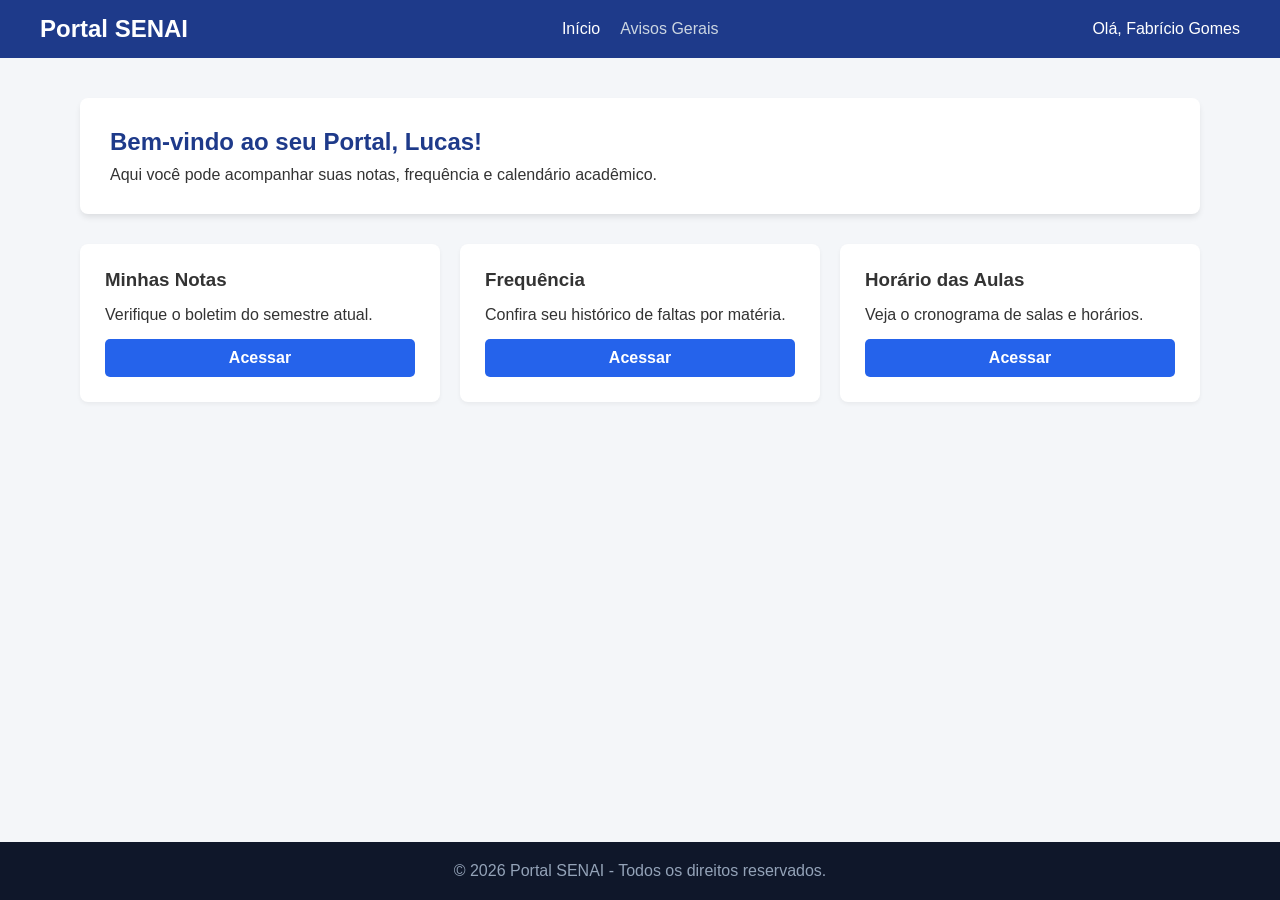
<file: Front-end/exemplo_prof/index.html>
<!DOCTYPE html> <!-- Declara o tipo do documento como HTML5 para que o navegador interprete as regras modernas corretamente -->
<html lang="pt-BR"> <!-- Elemento raiz que envolve todo o documento HTML. O atributo lang define o idioma principal como Português do Brasil -->
<head> <!-- Seção do cabeçalho técnico da página (contém metadados, títulos e links externos não visíveis diretamente no corpo) -->
    <meta charset="UTF-8"> <!-- Configura a codificação de caracteres para UTF-8, permitindo acentos e caracteres especiais da língua portuguesa -->
    <meta name="viewport" content="width=device-width, initial-scale=1.0"> <!-- Ajusta a escala da página para garantir responsividade em telas mobile e desktops -->
    <title>Portal do Aluno - Início</title> <!-- Define o título que será exibido na aba do navegador -->
    
    <!-- Vincula o arquivo de estilos compartilhado -->
    <link rel="stylesheet" href="style.css"> <!-- Importa o arquivo de estilos CSS externo (style.css) para aplicar os estilos visuais -->
</head>
<body> <!-- Contém todo o conteúdo visível da página que é exibido para o usuário final -->

    <!-- Topo da página / Cabeçalho -->
    <header class="navbar"> <!-- Elemento semântico de cabeçalho da página, estruturado com a classe CSS navbar -->
        <div class="logo">Portal SENAI</div> <!-- Bloco genérico em nível de bloco utilizado para exibir a marca/logotipo do portal -->
        
        <!-- Menu de Navegação -->
        <nav class="nav-links"> <!-- Elemento semântico de navegação que agrupa os links do menu principal -->
            <a href="index.html" class="active">Início</a> <!-- Link hipertexto para a página inicial; a classe 'active' destaca que esta é a página atual -->
            <a href="avisos.html">Avisos Gerais</a> <!-- Link hipertexto direcionando para a página de avisos gerais -->
        </nav>
        
        <div class="user-profile">Olá, Fabrício Gomes</div> <!-- Bloco informativo para exibir a saudação e o nome do usuário ativo no sistema -->
    </header>

    <!-- Conteúdo Principal -->
    <main class="container"> <!-- Elemento semântico para o conteúdo principal da página; a classe 'container' limita a largura centralizada -->
        
        <!-- Seção do cartão de boas-vindas -->
        <section class="welcome-card"> <!-- Seção semântica que agrupa visualmente o cartão de mensagem de boas-vindas -->
            <h1>Bem-vindo ao seu Portal, Lucas!</h1> <!-- Título principal e de maior relevância hierárquica (Nível 1) na página -->
            <p>Aqui você pode acompanhar suas notas, frequência e calendário acadêmico.</p> <!-- Parágrafo de texto descritivo -->
        </section>

        <!-- Grade de cards de acesso rápido -->
        <div class="dashboard-grid"> <!-- Contêiner em bloco que organiza os cartões em formato de grade flexível -->
            
            <!-- Card individual de atalho: Notas -->
            <div class="card"> <!-- Bloco representando o primeiro cartão de funcionalidade rápida -->
                <h3>Minhas Notas</h3> <!-- Título de nível 3 para identificar a seção do cartão -->
                <p>Verifique o boletim do semestre atual.</p> <!-- Parágrafo informativo da funcionalidade -->
                <a href="#" class="btn">Acessar</a> <!-- Link estilizado via CSS para ter aparência de botão de ação -->
            </div>
            
            <!-- Card individual de atalho: Frequência -->
            <div class="card"> <!-- Bloco representando o segundo cartão de funcionalidade rápida -->
                <h3>Frequência</h3> <!-- Título de nível 3 para o cartão de frequência -->
                <p>Confira seu histórico de faltas por matéria.</p> <!-- Descrição do recurso do cartão -->
                <a href="#" class="btn">Acessar</a> <!-- Botão/Link de atalho para acessar a frequência -->
            </div>
            
            <!-- Card individual de atalho: Horários -->
            <div class="card"> <!-- Bloco representando o terceiro cartão de funcionalidade rápida -->
                <h3>Horário das Aulas</h3> <!-- Título de nível 3 para o cartão de horários -->
                <p>Veja o cronograma de salas e horários.</p> <!-- Descrição do recurso exibido -->
                <a href="#" class="btn">Acessar</a> <!-- Botão/Link de atalho para acessar o cronograma -->
            </div>
            
        </div>
    </main>

    <!-- Rodapé da Página -->
    <footer class="footer"> <!-- Elemento semântico para o rodapé da página estilizado com a classe 'footer' -->
        <p>&copy; 2026 Portal SENAI - Todos os direitos reservados.</p> <!-- Parágrafo exibindo a indicação de direitos autorais e copyright -->
    </footer>

</body>
</html>
</file>
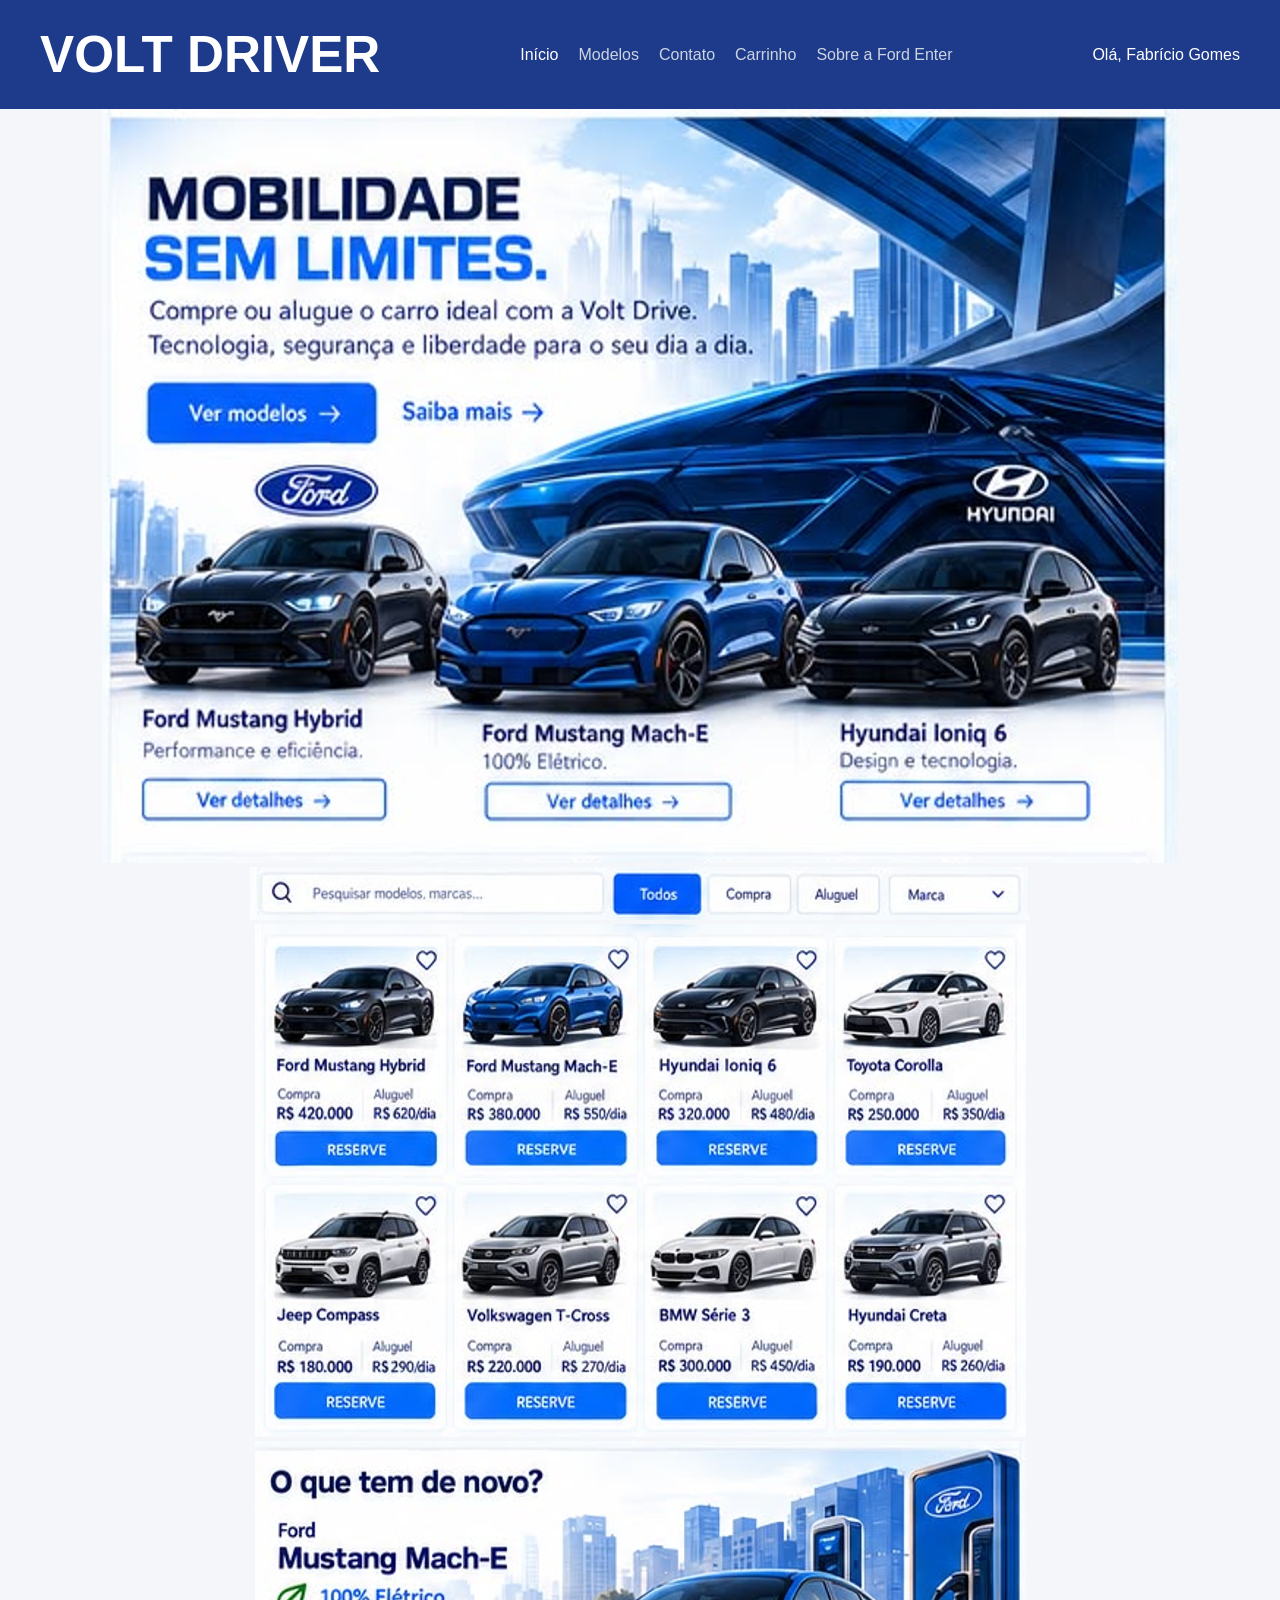
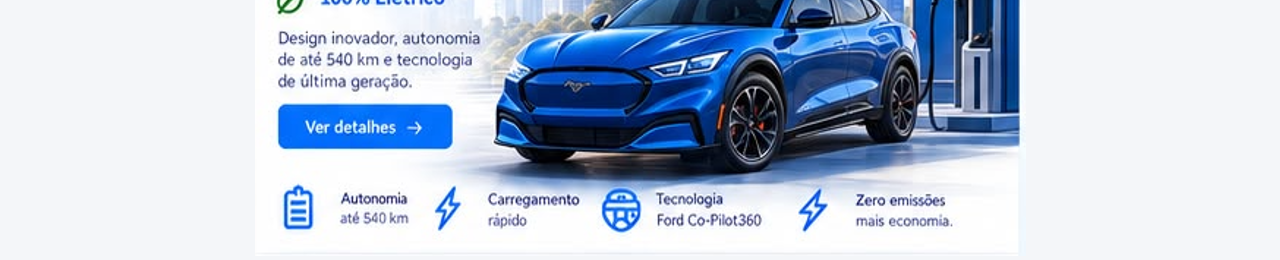
<file: Front-end/home.html>
<!DOCTYPE html>
<html lang="en">
<head> <!-- Seção do cabeçalho técnico da página (contém metadados, títulos e links externos não visíveis diretamente no corpo) -->
    <meta charset="UTF-8"> <!-- Configura a codificação de caracteres para UTF-8, permitindo acentos e caracteres especiais da língua portuguesa -->
    <meta name="viewport" content="width=device-width, initial-scale=1.0"> <!-- Ajusta a escala da página para garantir responsividade em telas mobile e desktops -->
    <title>VOLT DRIVER - VENDA DE CARROS ELETRICO</title> <!-- Define o título que será exibido na aba do navegador -->
    
    <!-- Vincula o arquivo de estilos compartilhado -->
    <link rel="stylesheet" href="style.css"> <!-- Importa o arquivo de estilos CSS externo (style.css) para aplicar os estilos visuais -->
</head>
<body> <!-- Contém todo o conteúdo visível da página que é exibido para o usuário final -->

    <!-- Topo da página / Cabeçalho -->
    <header class="navbar"> <!-- Elemento semântico de cabeçalho da página, estruturado com a classe CSS navbar -->
        <div class="logo">VOLT DRIVER</div> <!-- Bloco genérico em nível de bloco utilizado para exibir a marca/logotipo do portal -->
        
        <!-- Menu de Navegação -->
        <nav class="nav-links"> <!-- Elemento semântico de navegação que agrupa os links do menu principal -->
            <a href="home.html" class="active">Início</a> <!-- Link hipertexto para a página inicial; a classe 'active' destaca que esta é a página atual -->
            <a href="produto.html">Modelos</a> <!-- Link hipertexto direcionando para página do carrinho -->
            <a href="contato.html">Contato</a> <!-- Link hipertexto direcionando para a página do contato -->
            <a href="carrinho.html">Carrinho</a> <!-- Link hipertexto direcionando para página do carrinho -->
            <a href="sobre_ford.html">Sobre a Ford Enter</a> <!-- Link hipertexto direcionando para página do Sobre Ford Enter -->

        </nav>

            <div class="user-profile">Olá, Fabrício Gomes</div> <!-- Bloco informativo para exibir a saudação e o nome do usuário ativo no sistema -->
    </header>
  <!-- Conteúdo Principal -->
    <main class="container"> <!-- Elemento semântico para o conteúdo principal da página; a classe 'container' limita a largura centralizada -->
        
        <!-- Seção do cartão de boas-vindas -->
        <section class="welcome-card"> <!-- Seção semântica que agrupa visualmente o cartão de mensagem de boas-vindas -->
          <center>
            <img src="home1.png" alt="imagem topo">

           <img src="linksmeiohome.png" alt="divisão da pagina">
           <img src="partemodeloshome.png" alt="modelos">
           <img src="parterodapehome.png" alt="ropade">
           </center>
        </section>
      
</section>


        
<body>
    
</body>
</html>
</file>
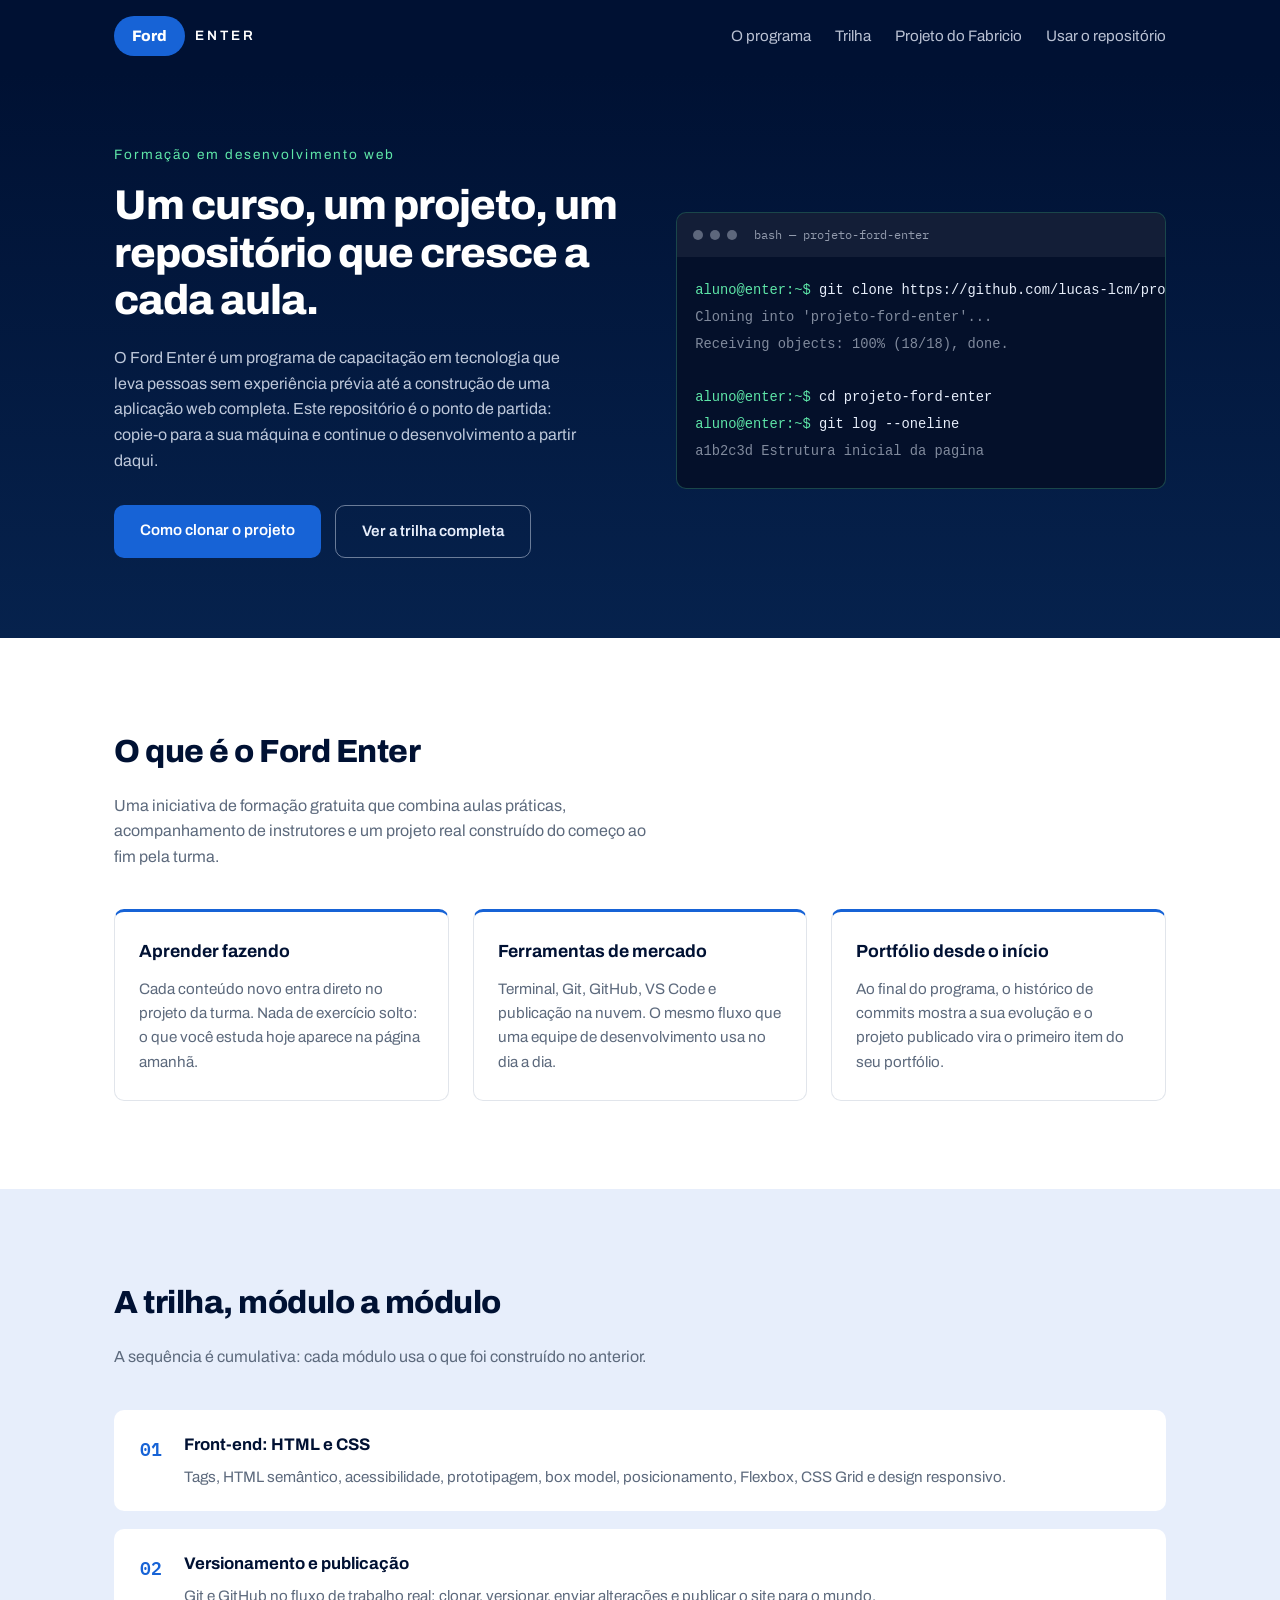
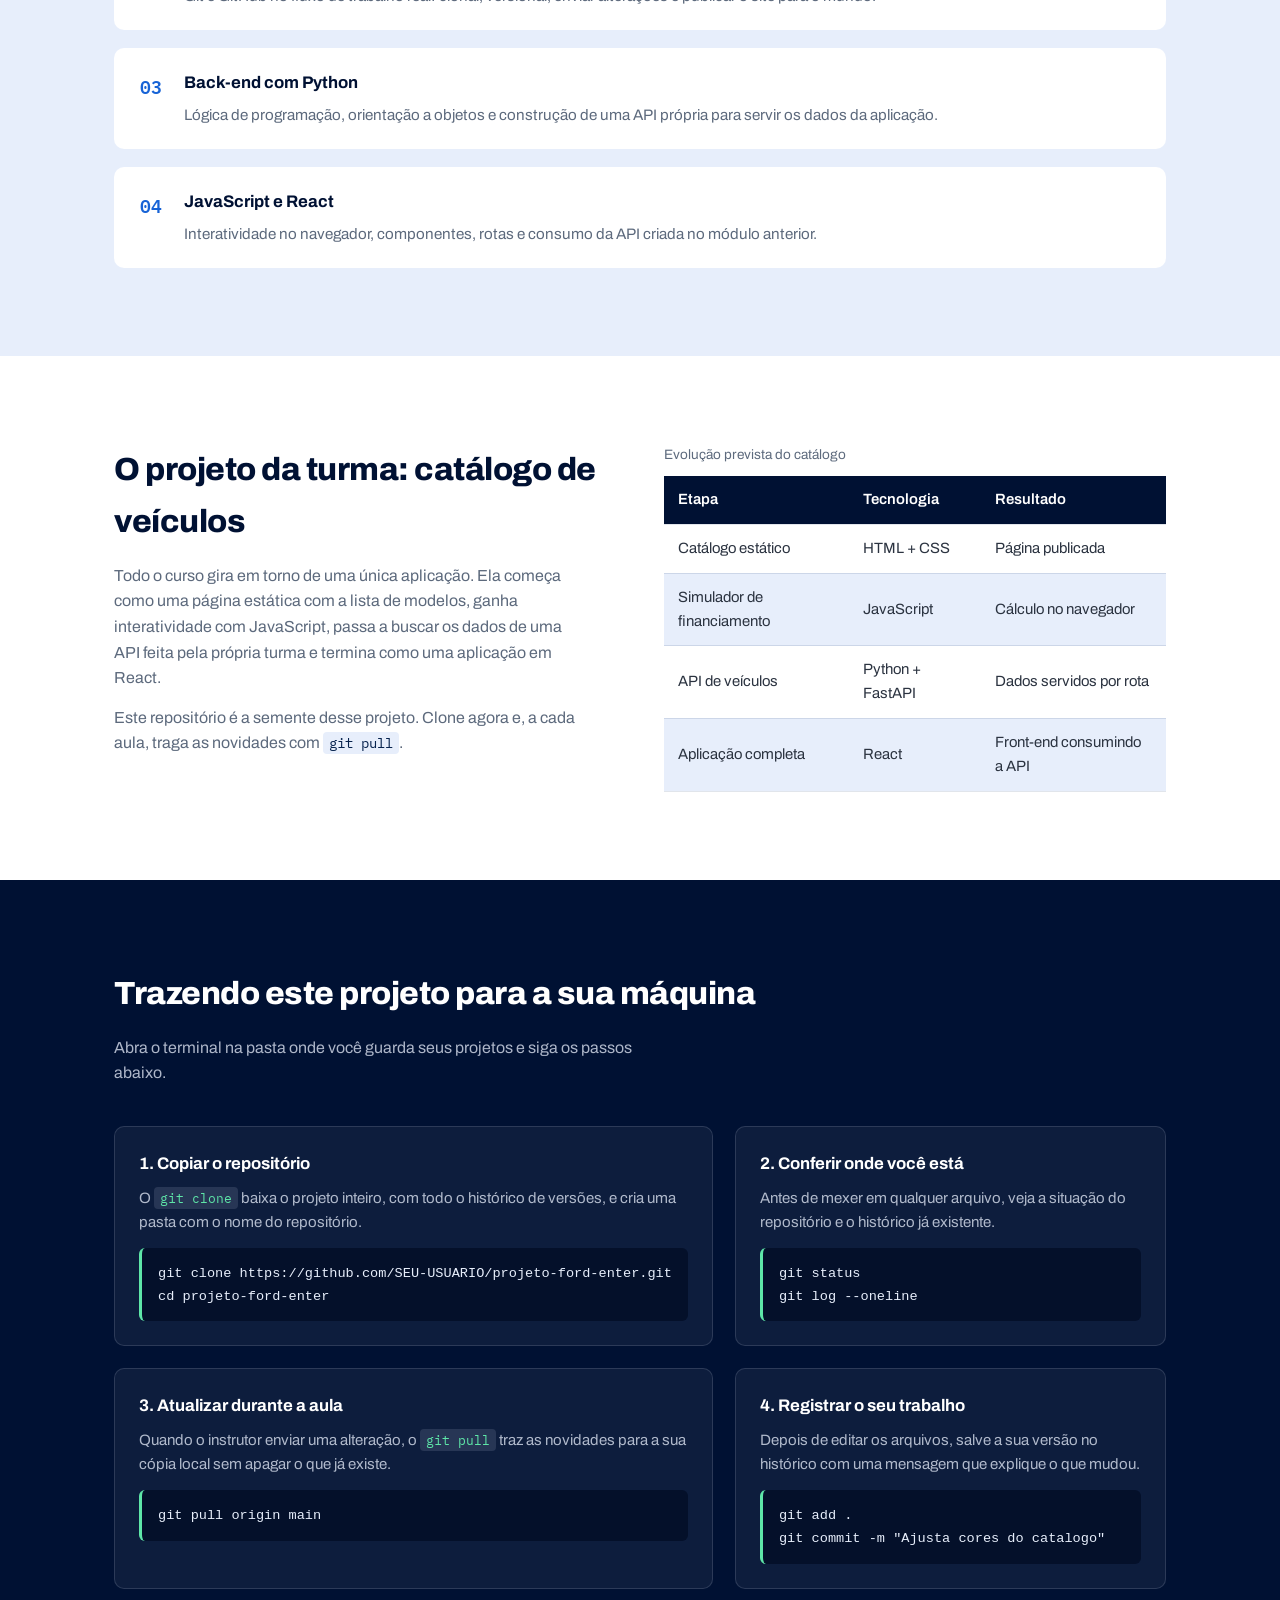
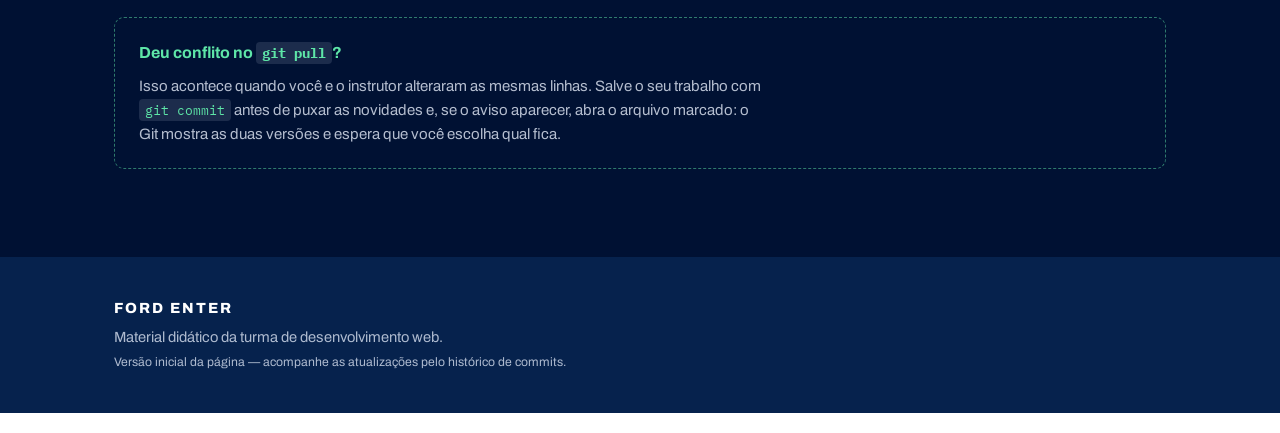
<file: Front-end/sobre_ford.html>
<!DOCTYPE html>
<html lang="pt-BR">

<head>
  <!-- Metadados básicos: codificação e responsividade (Aula 13) -->
  <meta charset="UTF-8">
  <meta name="viewport" content="width=device-width, initial-scale=1.0">

  <!-- Metadados de SEO (Aula 03) -->
  <title>Projeto Ford Enter | Programa de formação em desenvolvimento web</title>
  <meta name="description"
    content="Página-base do projeto Ford Enter: o que é o programa, a trilha de aprendizagem e como clonar este repositório com Git.">
  <meta name="author" content="Turma Ford Enter">

  <!-- Fontes externas -->
  <link rel="preconnect" href="https://fonts.googleapis.com">
  <link rel="preconnect" href="https://fonts.gstatic.com" crossorigin>
  <link href="https://fonts.googleapis.com/css2?family=Archivo:wght@400;600;800&family=IBM+Plex+Mono:wght@400;600&display=swap"
    rel="stylesheet">

  <!-- Folha de estilos do projeto (CSS externo, Aula 07) -->
  <link rel="stylesheet" href="style_sobre_ford.css">
</head>

<body>

  <!-- ===== Cabeçalho e navegação ===== -->
  <header class="cabecalho">
    <div class="container cabecalho__conteudo">
      <a class="marca" href="sobre_ford.html">
        <span class="marca__oval">Ford</span>
        <span class="marca__texto">Enter</span>
      </a>

      <nav class="menu" aria-label="Navegação principal">
        <ul class="menu__lista">
          <li><a href="#programa">O programa</a></li>
          <li><a href="#trilha">Trilha</a></li>
          <li><a href="home.html">Projeto do Fabricio</a></li>
          <li><a href="#git">Usar o repositório</a></li>
        </ul>
      </nav>
    </div>
  </header>

  <main>

    <!-- ===== Destaque (hero) ===== -->
    <section class="hero">
      <div class="container hero__grade">

        <div class="hero__texto">
          <p class="hero__chamada">Formação em desenvolvimento web</p>
          <h1 class="hero__titulo">Um curso, um projeto, um repositório que cresce a cada aula.</h1>
          <p class="hero__descricao">
            O Ford Enter é um programa de capacitação em tecnologia que leva pessoas sem experiência prévia
            até a construção de uma aplicação web completa. Este repositório é o ponto de partida:
            copie-o para a sua máquina e continue o desenvolvimento a partir daqui.
          </p>

          <div class="hero__acoes">
            <a class="botao botao--principal" href="#git">Como clonar o projeto</a>
            <a class="botao botao--secundario" href="#trilha">Ver a trilha completa</a>
          </div>
        </div>

        <!-- Bloco que imita um terminal: o comando é o próprio "cartão de visitas" da aula -->
        <div class="terminal" aria-label="Exemplo de uso do terminal">
          <div class="terminal__barra">
            <span class="terminal__ponto"></span>
            <span class="terminal__ponto"></span>
            <span class="terminal__ponto"></span>
            <span class="terminal__nome">bash — projeto-ford-enter</span>
          </div>
          <pre class="terminal__corpo"><code><span class="prompt">aluno@enter:~$</span> git clone https://github.com/lucas-lcm/projeto-ford-enter.git
<span class="saida">Cloning into 'projeto-ford-enter'...</span>
<span class="saida">Receiving objects: 100% (18/18), done.</span>

<span class="prompt">aluno@enter:~$</span> cd projeto-ford-enter
<span class="prompt">aluno@enter:~$</span> git log --oneline
<span class="saida">a1b2c3d Estrutura inicial da pagina</span></code></pre>
        </div>

      </div>
    </section>

    <!-- ===== O programa ===== -->
    <section class="secao" id="programa">
      <div class="container">
        <h2 class="secao__titulo">O que é o Ford Enter</h2>
        <p class="secao__intro">
          Uma iniciativa de formação gratuita que combina aulas práticas, acompanhamento de instrutores
          e um projeto real construído do começo ao fim pela turma.
        </p>

        <ul class="cartoes">
          <li class="cartao">
            <h3 class="cartao__titulo">Aprender fazendo</h3>
            <p>Cada conteúdo novo entra direto no projeto da turma. Nada de exercício solto: o que
              você estuda hoje aparece na página amanhã.</p>
          </li>
          <li class="cartao">
            <h3 class="cartao__titulo">Ferramentas de mercado</h3>
            <p>Terminal, Git, GitHub, VS Code e publicação na nuvem. O mesmo fluxo que uma equipe de
              desenvolvimento usa no dia a dia.</p>
          </li>
          <li class="cartao">
            <h3 class="cartao__titulo">Portfólio desde o início</h3>
            <p>Ao final do programa, o histórico de commits mostra a sua evolução e o projeto publicado
              vira o primeiro item do seu portfólio.</p>
          </li>
        </ul>
      </div>
    </section>

    <!-- ===== Trilha de aprendizagem ===== -->
    <section class="secao secao--clara" id="trilha">
      <div class="container">
        <h2 class="secao__titulo">A trilha, módulo a módulo</h2>
        <p class="secao__intro">
          A sequência é cumulativa: cada módulo usa o que foi construído no anterior.
        </p>

        <ol class="trilha">
          <li class="trilha__etapa">
            <span class="trilha__numero">01</span>
            <div>
              <h3 class="trilha__titulo">Front-end: HTML e CSS</h3>
              <p>Tags, HTML semântico, acessibilidade, prototipagem, box model, posicionamento,
                Flexbox, CSS Grid e design responsivo.</p>
            </div>
          </li>
          <li class="trilha__etapa">
            <span class="trilha__numero">02</span>
            <div>
              <h3 class="trilha__titulo">Versionamento e publicação</h3>
              <p>Git e GitHub no fluxo de trabalho real: clonar, versionar, enviar alterações e
                publicar o site para o mundo.</p>
            </div>
          </li>
          <li class="trilha__etapa">
            <span class="trilha__numero">03</span>
            <div>
              <h3 class="trilha__titulo">Back-end com Python</h3>
              <p>Lógica de programação, orientação a objetos e construção de uma API própria para
                servir os dados da aplicação.</p>
            </div>
          </li>
          <li class="trilha__etapa">
            <span class="trilha__numero">04</span>
            <div>
              <h3 class="trilha__titulo">JavaScript e React</h3>
              <p>Interatividade no navegador, componentes, rotas e consumo da API criada no módulo
                anterior.</p>
            </div>
          </li>
        </ol>
      </div>
    </section>

    <!-- ===== Projeto final ===== -->
    <section class="secao" id="projeto">
      <div class="container projeto">
        <div class="projeto__texto">
          <h2 class="secao__titulo">O projeto da turma: catálogo de veículos</h2>
          <p>
            Todo o curso gira em torno de uma única aplicação. Ela começa como uma página estática
            com a lista de modelos, ganha interatividade com JavaScript, passa a buscar os dados de
            uma API feita pela própria turma e termina como uma aplicação em React.
          </p>
          <p>
            Este repositório é a semente desse projeto. Clone agora e, a cada aula, traga as
            novidades com <code class="codigo">git pull</code>.
          </p>
        </div>

        <table class="tabela">
          <caption>Evolução prevista do catálogo</caption>
          <thead>
            <tr>
              <th scope="col">Etapa</th>
              <th scope="col">Tecnologia</th>
              <th scope="col">Resultado</th>
            </tr>
          </thead>
          <tbody>
            <tr>
              <td>Catálogo estático</td>
              <td>HTML + CSS</td>
              <td>Página publicada</td>
            </tr>
            <tr>
              <td>Simulador de financiamento</td>
              <td>JavaScript</td>
              <td>Cálculo no navegador</td>
            </tr>
            <tr>
              <td>API de veículos</td>
              <td>Python + FastAPI</td>
              <td>Dados servidos por rota</td>
            </tr>
            <tr>
              <td>Aplicação completa</td>
              <td>React</td>
              <td>Front-end consumindo a API</td>
            </tr>
          </tbody>
        </table>
      </div>
    </section>

    <!-- ===== Instruções de Git ===== -->
    <section class="secao secao--escura" id="git">
      <div class="container">
        <h2 class="secao__titulo">Trazendo este projeto para a sua máquina</h2>
        <p class="secao__intro">
          Abra o terminal na pasta onde você guarda seus projetos e siga os passos abaixo.
        </p>

        <div class="passos">

          <article class="passo">
            <h3 class="passo__titulo">1. Copiar o repositório</h3>
            <p>O <code class="codigo">git clone</code> baixa o projeto inteiro, com todo o histórico de
              versões, e cria uma pasta com o nome do repositório.</p>
            <pre class="bloco-codigo"><code>git clone https://github.com/SEU-USUARIO/projeto-ford-enter.git
cd projeto-ford-enter</code></pre>
          </article>

          <article class="passo">
            <h3 class="passo__titulo">2. Conferir onde você está</h3>
            <p>Antes de mexer em qualquer arquivo, veja a situação do repositório e o histórico já
              existente.</p>
            <pre class="bloco-codigo"><code>git status
git log --oneline</code></pre>
          </article>

          <article class="passo">
            <h3 class="passo__titulo">3. Atualizar durante a aula</h3>
            <p>Quando o instrutor enviar uma alteração, o <code class="codigo">git pull</code> traz as
              novidades para a sua cópia local sem apagar o que já existe.</p>
            <pre class="bloco-codigo"><code>git pull origin main</code></pre>
          </article>

          <article class="passo">
            <h3 class="passo__titulo">4. Registrar o seu trabalho</h3>
            <p>Depois de editar os arquivos, salve a sua versão no histórico com uma mensagem que
              explique o que mudou.</p>
            <pre class="bloco-codigo"><code>git add .
git commit -m "Ajusta cores do catalogo"</code></pre>
          </article>

        </div>

        <aside class="aviso">
          <h3 class="aviso__titulo">Deu conflito no <code class="codigo">git pull</code>?</h3>
          <p>
            Isso acontece quando você e o instrutor alteraram as mesmas linhas. Salve o seu trabalho
            com <code class="codigo">git commit</code> antes de puxar as novidades e, se o aviso
            aparecer, abra o arquivo marcado: o Git mostra as duas versões e espera que você escolha
            qual fica.
          </p>
        </aside>
      </div>
    </section>

  </main>

  <!-- ===== Rodapé ===== -->
  <footer class="rodape">
    <div class="container rodape__conteudo">
      <p class="rodape__marca">Ford Enter</p>
      <p>Material didático da turma de desenvolvimento web.</p>
      <p><small>Versão inicial da página — acompanhe as atualizações pelo histórico de commits.</small></p>
    </div>
  </footer>

</body>

</html>
</file>
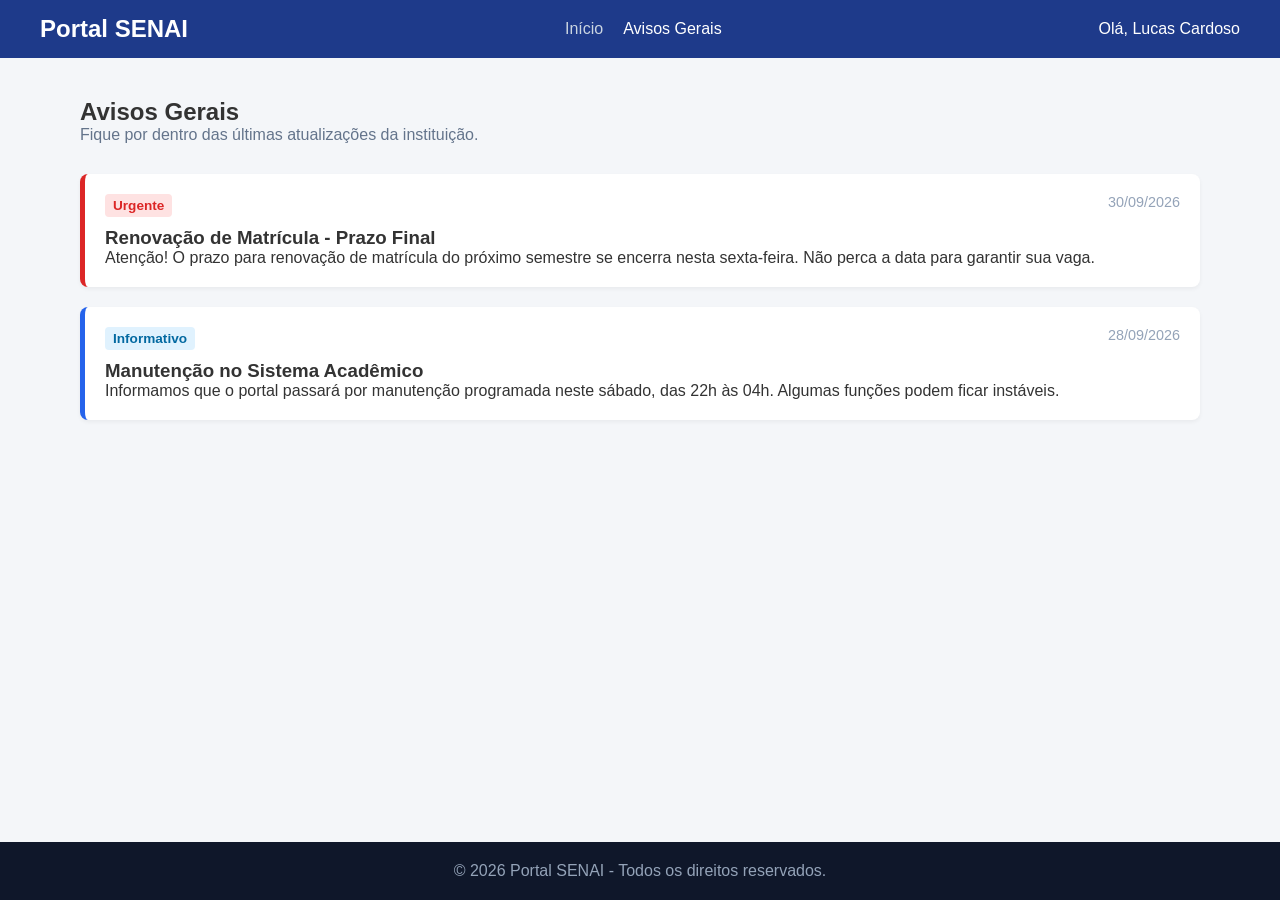
<file: Front-end/exemplo_prof/avisos.html>
<!DOCTYPE html> <!-- Informa ao navegador que o documento deve ser renderizado no padrão HTML5 -->
<html lang="pt-BR"> <!-- Define a linguagem base da estrutura do documento como português do Brasil -->
<head> <!-- Seção com os metadados e arquivos de configuração que não aparecem na tela diretamente -->
    <meta charset="UTF-8"> <!-- Define o padrão de codificação de caracteres UTF-8 -->
    <meta name="viewport" content="width=device-width, initial-scale=1.0"> <!-- Ajusta a visualização para dispositivos móveis e telas responsivas -->
    <title>Portal do Aluno - Avisos Gerais</title> <!-- Define o título exibido na aba do navegador para a página de avisos -->
    <link rel="stylesheet" href="style.css"> <!-- Importa a folha de estilo CSS compartilhada -->
</head>
<body> <!-- Contêiner de todos os elementos visíveis na página de avisos -->

    <!-- Cabeçalho idêntico para manter a consistência do portal -->
    <header class="navbar"> <!-- Seção semântica de topo da página contendo o menu e perfil -->
        <div class="logo">Portal SENAI</div> <!-- Exibição do nome da marca/sistema -->
        
        <nav class="nav-links"> <!-- Menu semântico com os hiperlinks de navegação do portal -->
            <a href="index.html">Início</a> <!-- Link para retornar à página inicial -->
            <!-- A classe active muda de lugar para indicar a página atual -->
            <a href="avisos.html" class="active">Avisos Gerais</a> <!-- Link para a página de avisos marcada com a classe active -->
        </nav>
        
        <div class="user-profile">Olá, Lucas Cardoso</div> <!-- Identificação do usuário logado -->
    </header>

    <!-- Conteúdo de Avisos -->
    <main class="container"> <!-- Área central contentora do conteúdo específico de avisos -->
        <h2>Avisos Gerais</h2> <!-- Título de nível 2 indicando a seção atual de avisos -->
        <p class="subtitle">Fique por dentro das últimas atualizações da instituição.</p> <!-- Parágrafo usado como subtítulo com estilo suavizado -->

        <!-- Lista de avisos empilhada verticalmente -->
        <div class="avisos-list"> <!-- Bloco contêiner para organizar todos os itens de aviso em pilha -->
            
            <!-- Aviso individual: Urgente -->
            <div class="aviso-item urgente"> <!-- Cartão de aviso contendo a classe adicional 'urgente' para a borda vermelha -->
                <div class="aviso-header"> <!-- Cabeçalho do cartão de aviso para alinhar a categoria e a data -->
                    <span class="tag">Urgente</span> <!-- Elemento inline estilizado como etiqueta de destaque para indicar urgência -->
                    <span class="data">30/09/2026</span> <!-- Elemento inline utilizado para formatar e destacar a data do aviso -->
                </div>
                <h3>Renovação de Matrícula - Prazo Final</h3> <!-- Título de nível 3 para o assunto do aviso urgente -->
                <p>Atenção! O prazo para renovação de matrícula do próximo semestre se encerra nesta sexta-feira. Não perca a data para garantir sua vaga.</p> <!-- Descrição detalhada do aviso urgente -->
            </div>

            <!-- Aviso individual: Informativo -->
            <div class="aviso-item"> <!-- Cartão de aviso padrão contendo a borda padrão em azul -->
                <div class="aviso-header"> <!-- Cabeçalho para alinhamento da etiqueta informativa e da data -->
                    <span class="tag info">Informativo</span> <!-- Etiqueta com classe adicional 'info' para mudar a cor para tons de azul -->
                    <span class="data">28/09/2026</span> <!-- Exibição da data da notícia informativa -->
                </div>
                <h3>Manutenção no Sistema Acadêmico</h3> <!-- Título de nível 3 descrevendo o assunto do aviso informativo -->
                <p>Informamos que o portal passará por manutenção programada neste sábado, das 22h às 04h. Algumas funções podem ficar instáveis.</p> <!-- Descrição detalhada sobre o período de manutenção -->
            </div>
            
        </div>
    </main>

    <!-- Rodapé -->
    <footer class="footer"> <!-- Seção semântica do rodapé da página -->
        <p>&copy; 2026 Portal SENAI - Todos os direitos reservados.</p> <!-- Mensagem de copyright do portal -->
    </footer>

</body>
</html>
</file>
<file: Front-end/exemplo_prof/style.css>
/* ==================== CONFIGURAÇÕES GERAIS ==================== */
/* Seletor Universal (*): Seleciona todos os elementos do HTML da aplicação */
* {
    margin: 0;             /* Zera a margem externa padrão dada pelos navegadores a diversos elementos */
    padding: 0;            /* Zera o preenchimento/espaçamento interno padrão de todos os elementos */
    box-sizing: border-box; /* Faz com que padding e bordas sejam incluídos na largura e altura totais do elemento */
}

/* Regras aplicadas ao corpo (body) da página */
body {
    font-family: 'Segoe UI', Tahoma, Geneva, Verdana, sans-serif; /* Define a lista de fontes padrão com alternativas de reserva */
    background-color: #f4f6f9;                                    /* Cor de fundo cinza bem claro para toda a tela */
    color: #333;                                                  /* Cor do texto principal (cinza escuro) para dar um bom contraste */
    /* Configura o body para empilhar Header, Main e Footer perfeitamente */
    display: flex;                                                /* Transforma o elemento body em um contêiner flexível */
    flex-direction: column;                                       /* Empilha os elementos filhos (header, main e footer) em sentido vertical */
    min-height: 100vh;                                            /* Garante que o corpo ocupe no mínimo 100% da altura visível da tela */
}

/* ==================== BARRA DE NAVEGAÇÃO (FLEXBOX) ==================== */
/* Classe do cabeçalho superior */
.navbar {
    display: flex;                  /* Define a barra como contêiner flexível na horizontal */
    justify-content: space-between; /* Distribui os 3 blocos (logo, menu, perfil) com espaço igual entre eles */
    align-items: center;            /* Centraliza todos os itens do cabeçalho verticalmente */
    background-color: #1e3a8a;       /* Cor de fundo em tom azul escuro institucional */
    padding: 15px 40px;             /* Preenchimento interno (15px acima/abaixo e 40px nas laterais) */
    color: white;                   /* Define a cor padrão do texto dentro da navbar como branca */
}

/* Classe de formatação do Logotipo */
.logo {
    font-size: 1.5rem;              /* Define o tamanho da fonte proporcional (1.5x o tamanho padrão) */
    font-weight: bold;              /* Aplica o estilo em negrito ao texto do logo */
}

/* Contêiner dos links da navegação no menu */
.nav-links {
    display: flex;                  /* Organiza os hiperlinks em formato de linha horizontal */
    gap: 20px;                      /* Espaçamento interno de 20px entre os links do menu */
}

/* Formatação dos links dentro da barra de navegação */
.nav-links a {
    color: #cbd5e1;                 /* Cor inicial dos links em um tom azul-acinzentado claro */
    text-decoration: none;          /* Remove a linha sublinhada padrão dos links do navegador */
    font-weight: 500;               /* Define a espessura média da fonte */
    transition: color 0.3s;         /* Define a animação suave de 0.3 segundos ao mudar de cor no passar do mouse */
}

/* Regra encadeada para estados de sobreposição do mouse (:hover) e link ativo (.active) */
.nav-links a:hover, .nav-links a.active {
    color: white;                   /* Destaca o link ativo ou com o mouse por cima mudando a cor do texto para branco */
}

/* ==================== CONTAINER PRINCIPAL ==================== */
/* Classe que envolve e limita o conteúdo principal de cada página */
.container {
    flex: 1;                        /* Faz o conteúdo principal esticar e ocupar todo o espaço restante, empurrando o rodapé para o fim */
    padding: 40px;                  /* Adiciona 40px de preenchimento interno em todas as bordas */
    max-width: 1200px;              /* Limita a largura máxima da área de conteúdo em telas grandes */
    width: 100%;                    /* Garante que o contêiner ocupe 100% da largura disponível até o limite do max-width */
    margin: 0 auto;                 /* Centraliza a estrutura da página horizontalmente na tela */
}

/* Classe para elementos de subtítulo */
.subtitle {
    color: #64748b;                 /* Cor de texto em tom cinza azulado suave */
    margin-bottom: 30px;            /* Adiciona um espaçamento de 30px abaixo do subtítulo */
}

/* ==================== PÁGINA INICIAL: CARDS E GRID (FLEXBOX) ==================== */
/* Cartão superior de boas-vindas na página inicial */
.welcome-card {
    background-color: white;                   /* Fundo branco para destacar do fundo da página */
    padding: 30px;                             /* Espaçamento interno de 30px */
    border-radius: 8px;                        /* Arredonda os quatro cantos do cartão em 8px */
    box-shadow: 0 4px 6px -1px rgba(0,0,0,0.1);/* Cria uma sombra suave abaixo do cartão dando a sensação de elevação */
    margin-bottom: 30px;                       /* Espaçamento de 30px na parte inferior para afastar do grid */
}

/* Título dentro do cartão de boas-vindas */
.welcome-card h1 {
    color: #1e3a8a;                 /* Define a cor azul escuro para o título principal do cartão */
    margin-bottom: 10px;            /* Afasta o título em 10px do parágrafo explicativo que vem abaixo */
}

/* Grid de controle dos blocos de acesso rápido */
.dashboard-grid {
    display: flex;                  /* Aplica o layout flexível para dispor os cartões lado a lado */
    gap: 20px;                      /* Adiciona um espaço fixo de 20px entre os cartões */
    flex-wrap: wrap;                /* Se a tela quebrar/diminuir, os cards vão para a linha de baixo automaticamente */
}

/* Estilo individual de cada cartão da página inicial */
.card {
    background-color: white;        /* Fundo branco para cada cartão */
    flex: 1;                        /* Distribui o tamanho igualmente entre os cards para preencherem a linha */
    min-width: 250px;               /* Impede que o card esmague muito em telas pequenas, forçando a quebra de linha */
    padding: 25px;                  /* Preenchimento interno de 25px dentro do cartão */
    border-radius: 8px;             /* Cantos arredondados de 8px */
    box-shadow: 0 2px 4px rgba(0,0,0,0.05); /* Aplica uma sombra leve nas bordas */
    display: flex;                  /* Transforma o cartão em um contêiner flexível interno */
    flex-direction: column;         /* Alinha os textos e o botão de forma interna usando Flexbox em sentido vertical */
    justify-content: space-between; /* Empurra o botão "Acessar" sempre para a base do card mantendo espaço proporcional */
    gap: 15px;                      /* Distância de 15px entre os elementos internos do cartão */
}

/* Botões de ação dos cartões */
.btn {
    background-color: #2563eb;       /* Fundo em cor azul vibrante */
    color: white;                   /* Cor do texto em branco */
    text-align: center;             /* Centraliza o texto do botão horizontalmente */
    padding: 10px;                  /* Preenchimento de 10px em volta do texto do botão */
    text-decoration: none;          /* Remove a linha sublinhada padrão dos links */
    border-radius: 5px;             /* Cantos suavemente arredondados em 5px */
    font-weight: bold;              /* Texto do botão em negrito */
    transition: background 0.3s;    /* Transição suave de 0.3s para a mudança de cor do fundo no efeito hover */
}

/* Efeito ao passar o cursor do mouse no botão */
.btn:hover {
    background-color: #1d4ed8;       /* Escurece ligeiramente o azul do fundo quando o usuário passa o mouse */
}

/* ==================== PÁGINA DE AVISOS ==================== */
/* Contêiner da lista de avisos */
.avisos-list {
    display: flex;                  /* Transforma a lista de avisos em um contêiner flexível */
    flex-direction: column;         /* Lista os avisos em formato de pilha (vertical) */
    gap: 20px;                      /* Espaçamento de 20px entre um cartão de aviso e outro */
}

/* Estilo base do item/cartão de aviso */
.aviso-item {
    background-color: white;        /* Fundo branco no cartão de aviso */
    padding: 20px;                  /* Preenchimento interno de 20px */
    border-radius: 8px;             /* Arredondamento dos cantos em 8px */
    border-left: 5px solid #2563eb; /* Borda lateral azul padrão na extrema esquerda do cartão */
    box-shadow: 0 2px 4px rgba(0,0,0,0.05); /* Sombra suave ao redor do cartão */
}

/* Aplica uma variação visual para avisos marcados como urgentes */
.aviso-item.urgente {
    border-left-color: #dc2626;     /* Muda a cor da borda esquerda para vermelho */
}

/* Linha superior dentro do cartão do aviso */
.aviso-header {
    display: flex;                  /* Organiza a tag e a data na horizontal usando Flexbox */
    justify-content: space-between; /* Joga a Tag para a esquerda e a Data para a extrema direita */
    margin-bottom: 10px;            /* Afasta o cabeçalho em 10px do título do aviso */
}

/* Tag/Etiqueta padronizada de aviso (ex: Urgente) */
.tag {
    background-color: #fee2e2;       /* Fundo vermelho claro para chamar atenção */
    color: #dc2626;                 /* Texto em tom de vermelho escuro */
    padding: 4px 8px;               /* Preenchimento interno da tag (4px acima/abaixo, 8px lados) */
    border-radius: 4px;             /* Cantos suavemente arredondados em 4px */
    font-size: 0.85rem;             /* Tamanho da fonte levemente menor que o texto base */
    font-weight: bold;              /* Texto da tag em negrito */
}

/* Variação visual para tags do tipo informativo */
.tag.info {
    background-color: #e0f2fe;       /* Troca o fundo da tag para um tom de azul claro */
    color: #0369a1;                 /* Troca a cor do texto da tag para azul escuro */
}

/* Texto de data dentro dos avisos */
.data {
    color: #94a3b8;                 /* Define uma cor cinza clara para a data para mantê-la sutil */
    font-size: 0.9rem;              /* Fonte ligeiramente menor para não roubar o foco principal */
}

/* ==================== RODAPÉ ==================== */
/* Estilo para a barra do rodapé */
.footer {
    background-color: #0f172a;      /* Fundo azul muito escuro (quase preto) */
    color: #94a3b8;                 /* Cor de texto cinza claro para bom contraste e leitura */
    text-align: center;             /* Centraliza o texto do rodapé horizontalmente */
    padding: 20px;                  /* Preenchimento interno de 20px em todas as direções */
    margin-top: auto;               /* Reforço mecânico para manter o rodapé sempre embaixo caso o conteúdo seja curto */
}
</file>
<file: Front-end/style.css>
/* ==================== CONFIGURAÇÕES GERAIS ==================== */
/* Seletor Universal (*): Seleciona todos os elementos do HTML da aplicação */
* {
    margin: 0;             /* Zera a margem externa padrão dada pelos navegadores a diversos elementos */
    padding: 0;            /* Zera o preenchimento/espaçamento interno padrão de todos os elementos */
    box-sizing: border-box; /* Faz com que padding e bordas sejam incluídos na largura e altura totais do elemento */
}

/* Regras aplicadas ao corpo (body) da página */
body {
    font-family: 'Segoe UI', Tahoma, Geneva, Verdana, sans-serif; /* Define a lista de fontes padrão com alternativas de reserva */
    background-color: #f4f6f9;                                    /* Cor de fundo cinza bem claro para toda a tela */
    color: #333;                                                  /* Cor do texto principal (cinza escuro) para dar um bom contraste */
    /* Configura o body para empilhar Header, Main e Footer perfeitamente */
    display: flex;                                                /* Transforma o elemento body em um contêiner flexível */
    flex-direction: column;                                       /* Empilha os elementos filhos (header, main e footer) em sentido vertical */
    min-height: 100vh;                                            /* Garante que o corpo ocupe no mínimo 100% da altura visível da tela */
}
/* ==================== BARRA DE NAVEGAÇÃO (FLEXBOX) ==================== */
/* Classe do cabeçalho superior */
.navbar {
    display: flex;                  /* Define a barra como contêiner flexível na horizontal */
    justify-content: space-between; /* Distribui os 3 blocos (logo, menu, perfil) com espaço igual entre eles */
    align-items: center;            /* Centraliza todos os itens do cabeçalho verticalmente */
    background-color: #1e3a8a;       /* Cor de fundo em tom azul escuro institucional */
    padding: 25px 40px;             /* Preenchimento interno (15px acima/abaixo e 40px nas laterais) */
    color: white;                   /* Define a cor padrão do texto dentro da navbar como branca */
}

/* Classe de formatação do Logotipo */
.logo {
    font-size: 3.2rem;              /* Define o tamanho da fonte proporcional (1.5x o tamanho padrão) */
    font-weight: bold;              /* Aplica o estilo em negrito ao texto do logo */
}

/* Contêiner dos links da navegação no menu */
.nav-links {
    display: flex;                  /* Organiza os hiperlinks em formato de linha horizontal */
    gap: 20px;                      /* Espaçamento interno de 20px entre os links do menu */
}

/* Formatação dos links dentro da barra de navegação */
.nav-links a {
    color: #cbd5e1;                 /* Cor inicial dos links em um tom azul-acinzentado claro */
    text-decoration: none;          /* Remove a linha sublinhada padrão dos links do navegador */
    font-weight: 500;               /* Define a espessura média da fonte */
    transition: color 0.3s;         /* Define a animação suave de 0.3 segundos ao mudar de cor no passar do mouse */
}

/* Regra encadeada para estados de sobreposição do mouse (:hover) e link ativo (.active) */
.nav-links a:hover, .nav-links a.active {
    color: white;                   /* Destaca o link ativo ou com o mouse por cima mudando a cor do texto para branco */
}
</file>
<file: Front-end/style_sobre_ford.css>
/* =========================================================
   Projeto Ford Enter — folha de estilos
   Organizada na mesma ordem das aulas: variáveis, reset,
   layout base, componentes e, por último, responsividade.
   ========================================================= */

/* ---------- 1. Variáveis de cor e espaçamento ---------- */
:root {
  --azul-profundo: #001133;
  --azul-escuro: #06224d;
  --azul-vivo: #1763d6;
  --azul-claro: #e7eefb;
  --cinza-texto: #2b3340;
  --cinza-suave: #5d6a7d;
  --branco: #ffffff;
  --verde-terminal: #5ee6a8;

  --borda: 1px solid rgba(13, 42, 90, 0.12);
  --raio: 10px;
  --espaco-secao: 88px;
}

/* ---------- 2. Reset básico ---------- */
* {
  margin: 0;
  padding: 0;
  box-sizing: border-box;
  /* box-sizing: a largura já inclui padding e borda (Aula 08) */
}

body {
  font-family: 'Archivo', Arial, Helvetica, sans-serif;
  color: var(--cinza-texto);
  background-color: var(--branco);
  line-height: 1.6;
}

img {
  max-width: 100%;
  display: block;
}

a {
  color: inherit;
  text-decoration: none;
}

/* ---------- 3. Estrutura de página ---------- */
.container {
  width: 100%;
  max-width: 1100px;
  margin: 0 auto;
  /* margens automáticas centralizam o bloco */
  padding: 0 24px;
}

.secao {
  padding: var(--espaco-secao) 0;
}

.secao--clara {
  background-color: var(--azul-claro);
}

.secao--escura {
  background-color: var(--azul-profundo);
  color: var(--azul-claro);
}

.secao__titulo {
  font-size: 2rem;
  font-weight: 800;
  letter-spacing: -0.5px;
  color: var(--azul-profundo);
  margin-bottom: 16px;
}

.secao--escura .secao__titulo {
  color: var(--branco);
}

.secao__intro {
  max-width: 60ch;
  /* linhas curtas são mais fáceis de ler */
  color: var(--cinza-suave);
  margin-bottom: 40px;
}

.secao--escura .secao__intro {
  color: rgba(231, 238, 251, 0.75);
}

/* ---------- 4. Cabeçalho ---------- */
.cabecalho {
  background-color: var(--azul-profundo);
  position: sticky;
  /* o menu acompanha a rolagem (Aula 09) */
  top: 0;
  z-index: 10;
}

.cabecalho__conteudo {
  display: flex;
  /* Flexbox alinha logo e menu (Aula 11) */
  align-items: center;
  justify-content: space-between;
  gap: 24px;
  min-height: 72px;
}

.marca {
  display: flex;
  align-items: center;
  gap: 10px;
}

.marca__oval {
  background-color: var(--azul-vivo);
  color: var(--branco);
  font-weight: 800;
  font-size: 0.95rem;
  padding: 8px 18px;
  border-radius: 999px;
}

.marca__texto {
  color: var(--branco);
  font-weight: 600;
  letter-spacing: 3px;
  text-transform: uppercase;
  font-size: 0.85rem;
}

.menu__lista {
  list-style: none;
  display: flex;
  flex-wrap: wrap;
  gap: 24px;
}

.menu__lista a {
  color: rgba(231, 238, 251, 0.8);
  font-size: 0.95rem;
  padding-bottom: 4px;
  border-bottom: 2px solid transparent;
}

/* Pseudoclasses de interação (Aula 10) */
.menu__lista a:hover,
.menu__lista a:focus-visible {
  color: var(--branco);
  border-bottom-color: var(--verde-terminal);
}

/* ---------- 5. Destaque (hero) ---------- */
.hero {
  background: linear-gradient(180deg, var(--azul-profundo) 0%, var(--azul-escuro) 100%);
  color: var(--branco);
  padding: 72px 0 80px;
}

.hero__grade {
  display: grid;
  /* CSS Grid em duas colunas (Aula 12) */
  grid-template-columns: 1.05fr 1fr;
  gap: 48px;
  align-items: center;
}

.hero__chamada {
  color: var(--verde-terminal);
  font-size: 0.85rem;
  letter-spacing: 2px;
  margin-bottom: 16px;
}

.hero__titulo {
  font-size: 2.6rem;
  line-height: 1.15;
  font-weight: 800;
  letter-spacing: -1px;
  margin-bottom: 20px;
}

.hero__descricao {
  color: rgba(231, 238, 251, 0.82);
  max-width: 52ch;
  margin-bottom: 32px;
}

.hero__acoes {
  display: flex;
  flex-wrap: wrap;
  gap: 14px;
}

.botao {
  display: inline-block;
  padding: 13px 26px;
  border-radius: var(--raio);
  font-weight: 600;
  font-size: 0.95rem;
  transition: background-color 0.2s, color 0.2s;
}

.botao--principal {
  background-color: var(--azul-vivo);
  color: var(--branco);
}

.botao--principal:hover,
.botao--principal:focus-visible {
  background-color: #2f7bf0;
}

.botao--secundario {
  border: 1px solid rgba(231, 238, 251, 0.45);
  color: var(--azul-claro);
}

.botao--secundario:hover,
.botao--secundario:focus-visible {
  background-color: rgba(231, 238, 251, 0.12);
}

/* ---------- 6. Bloco de terminal ---------- */
.terminal {
  background-color: #04102a;
  border: 1px solid rgba(94, 230, 168, 0.25);
  border-radius: var(--raio);
  overflow: hidden;
}

.terminal__barra {
  display: flex;
  align-items: center;
  gap: 7px;
  padding: 12px 16px;
  background-color: rgba(255, 255, 255, 0.06);
}

.terminal__ponto {
  width: 10px;
  height: 10px;
  border-radius: 50%;
  background-color: rgba(231, 238, 251, 0.35);
}

.terminal__nome {
  margin-left: 10px;
  font-size: 0.78rem;
  color: rgba(231, 238, 251, 0.6);
  font-family: 'IBM Plex Mono', monospace;
}

.terminal__corpo {
  padding: 20px 18px 24px;
  font-family: 'IBM Plex Mono', monospace;
  font-size: 0.86rem;
  line-height: 1.8;
  color: var(--azul-claro);
  overflow-x: auto;
  /* em telas pequenas o código rola na horizontal */
}

.prompt {
  color: var(--verde-terminal);
}

.saida {
  color: rgba(231, 238, 251, 0.55);
}

/* ---------- 7. Cartões ---------- */
.cartoes {
  list-style: none;
  display: grid;
  grid-template-columns: repeat(3, 1fr);
  gap: 24px;
}

.cartao {
  border: var(--borda);
  border-top: 3px solid var(--azul-vivo);
  border-radius: var(--raio);
  padding: 26px 24px;
}

.cartao__titulo {
  font-size: 1.1rem;
  color: var(--azul-profundo);
  margin-bottom: 10px;
}

.cartao p {
  color: var(--cinza-suave);
  font-size: 0.95rem;
}

/* ---------- 8. Trilha (sequência numerada) ---------- */
.trilha {
  list-style: none;
  display: grid;
  gap: 18px;
}

.trilha__etapa {
  display: flex;
  gap: 22px;
  align-items: flex-start;
  background-color: var(--branco);
  border-radius: var(--raio);
  padding: 22px 26px;
}

.trilha__numero {
  font-family: 'IBM Plex Mono', monospace;
  font-weight: 600;
  color: var(--azul-vivo);
  font-size: 1.1rem;
  padding-top: 2px;
}

.trilha__titulo {
  font-size: 1.05rem;
  color: var(--azul-profundo);
  margin-bottom: 6px;
}

.trilha__etapa p {
  color: var(--cinza-suave);
  font-size: 0.95rem;
}

/* ---------- 9. Projeto e tabela ---------- */
.projeto {
  display: grid;
  grid-template-columns: 1fr 1fr;
  gap: 48px;
  align-items: start;
}

.projeto__texto p {
  color: var(--cinza-suave);
  margin-bottom: 14px;
  max-width: 52ch;
}

.codigo {
  font-family: 'IBM Plex Mono', monospace;
  font-size: 0.88em;
  background-color: var(--azul-claro);
  color: var(--azul-escuro);
  padding: 2px 6px;
  border-radius: 4px;
}

.secao--escura .codigo {
  background-color: rgba(231, 238, 251, 0.12);
  color: var(--verde-terminal);
}

.tabela {
  width: 100%;
  border-collapse: collapse;
  font-size: 0.93rem;
}

.tabela caption {
  text-align: left;
  color: var(--cinza-suave);
  font-size: 0.85rem;
  padding-bottom: 10px;
}

.tabela th,
.tabela td {
  text-align: left;
  padding: 12px 14px;
  border-bottom: var(--borda);
}

.tabela thead th {
  background-color: var(--azul-profundo);
  color: var(--branco);
  font-weight: 600;
}

/* Pseudoclasse de linhas alternadas (Aula 10) */
.tabela tbody tr:nth-child(even) {
  background-color: var(--azul-claro);
}

/* ---------- 10. Passos do Git ---------- */
.passos {
  display: grid;
  grid-template-columns: repeat(2, 1fr);
  gap: 22px;
}

.passo {
  background-color: rgba(255, 255, 255, 0.05);
  border: 1px solid rgba(231, 238, 251, 0.14);
  border-radius: var(--raio);
  padding: 24px;
}

.passo__titulo {
  color: var(--branco);
  font-size: 1.05rem;
  margin-bottom: 8px;
}

.passo p {
  color: rgba(231, 238, 251, 0.75);
  font-size: 0.94rem;
  margin-bottom: 14px;
}

.bloco-codigo {
  background-color: #04102a;
  border-left: 3px solid var(--verde-terminal);
  border-radius: 6px;
  padding: 14px 16px;
  font-family: 'IBM Plex Mono', monospace;
  font-size: 0.85rem;
  color: var(--azul-claro);
  overflow-x: auto;
}

.aviso {
  margin-top: 28px;
  border: 1px dashed rgba(94, 230, 168, 0.5);
  border-radius: var(--raio);
  padding: 22px 24px;
}

.aviso__titulo {
  color: var(--verde-terminal);
  font-size: 1rem;
  margin-bottom: 8px;
}

.aviso p {
  color: rgba(231, 238, 251, 0.78);
  font-size: 0.94rem;
  max-width: 70ch;
}

/* ---------- 11. Rodapé ---------- */
.rodape {
  background-color: var(--azul-escuro);
  color: rgba(231, 238, 251, 0.75);
  padding: 40px 0;
  font-size: 0.92rem;
}

.rodape__marca {
  color: var(--branco);
  font-weight: 800;
  letter-spacing: 2px;
  text-transform: uppercase;
  margin-bottom: 6px;
}

/* ---------- 12. Responsividade (Aula 13) ---------- */
@media (max-width: 900px) {

  .hero__grade,
  .projeto {
    grid-template-columns: 1fr;
  }

  .cartoes,
  .passos {
    grid-template-columns: 1fr;
  }

  .hero__titulo {
    font-size: 2.1rem;
  }
}

@media (max-width: 600px) {
  :root {
    --espaco-secao: 56px;
  }

  .cabecalho__conteudo {
    flex-direction: column;
    align-items: flex-start;
    padding-top: 14px;
    padding-bottom: 14px;
  }

  .menu__lista {
    gap: 16px;
  }

  .hero__titulo {
    font-size: 1.8rem;
  }

  .trilha__etapa {
    flex-direction: column;
    gap: 8px;
  }
}
</file>
